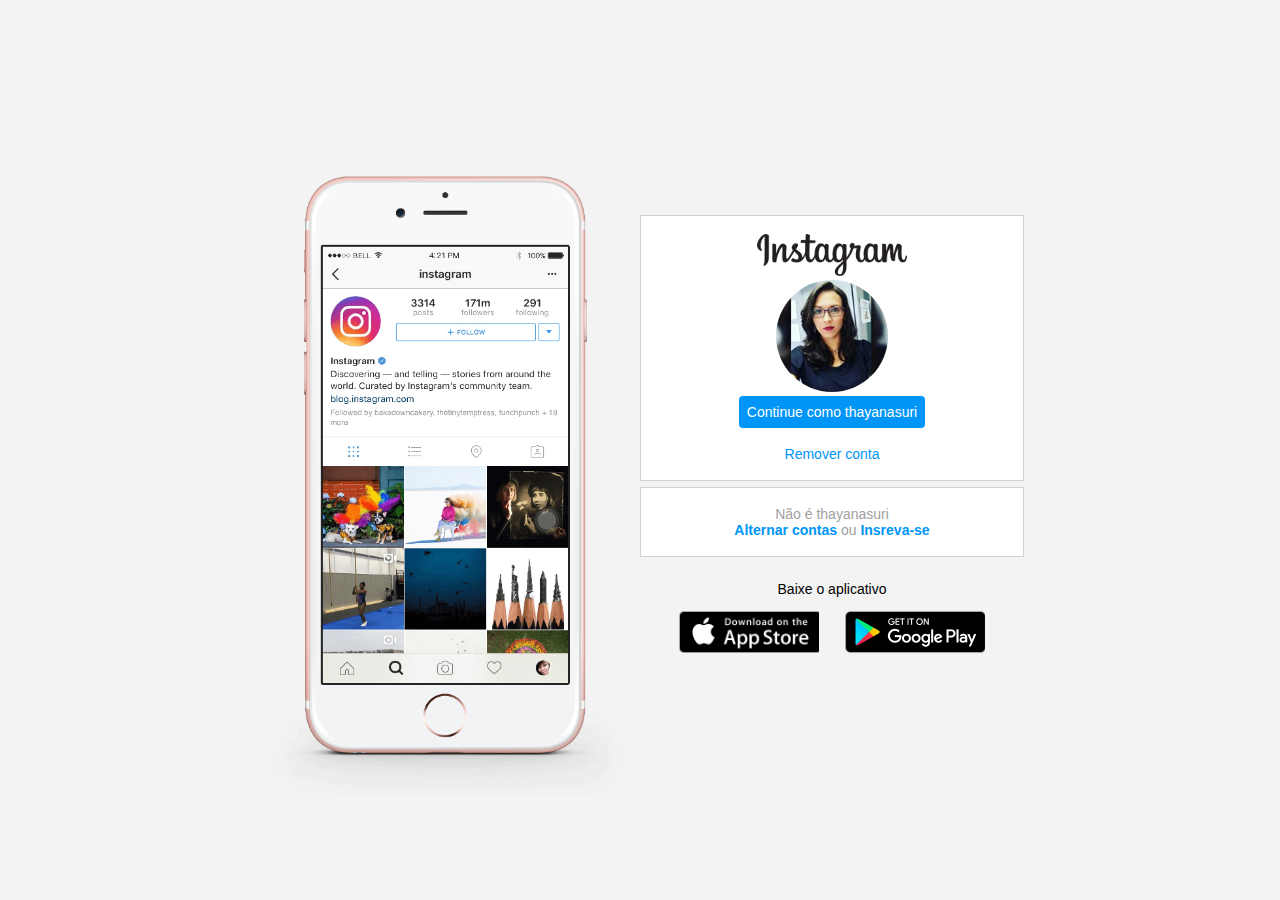
<file: cloneInstagram/index.html>
<!DOCTYPE html>
<html lang="en">
<head>
    <meta charset="UTF-8">
    <meta name="viewport" content="width=device-width, initial-scale=1.0">
    <link rel="stylesheet" href="style.css">
    <title>Instagram</title>
</head>
<body>
    <div class="instagram-wrapper">
        <div class="instagram-phone">
            <img src="./img/instagram-celular.png" alt="celular">
        </div>
        <div class="instagram-continue">
            <div class="group">
                <img src="./img/instagram-logo.png" alt="instagram logo" class="instagram-logo">
                <div class="profile-photo">
                    <img src="./img/perfil-instagram.jpg" alt="Foto perfil">
                </div>
                <a href="#" class="instagram-login">Continue como thayanasuri</a>
                <a href="#" class="instagram-logout">Remover conta</a>
            </div>
            <div class="group">
                <p class="not-account">Não é thayanasuri</p>
                <p class="not-account">
                    <span class="link-blue">Alternar contas</span>
                    ou
                    <span class="link-blue">Insreva-se</span>
                </p>
            </div>
            <div class="get-the-app">
                <p class="get-app">Baixe o aplicativo</p>
                <div class="download">
                    <a href="#" class="app-download"></a>
                    <a href="#" class="app-download"></a>
                </div>
            </div>
        </div>
    </div>
</body>
</html>
</file>
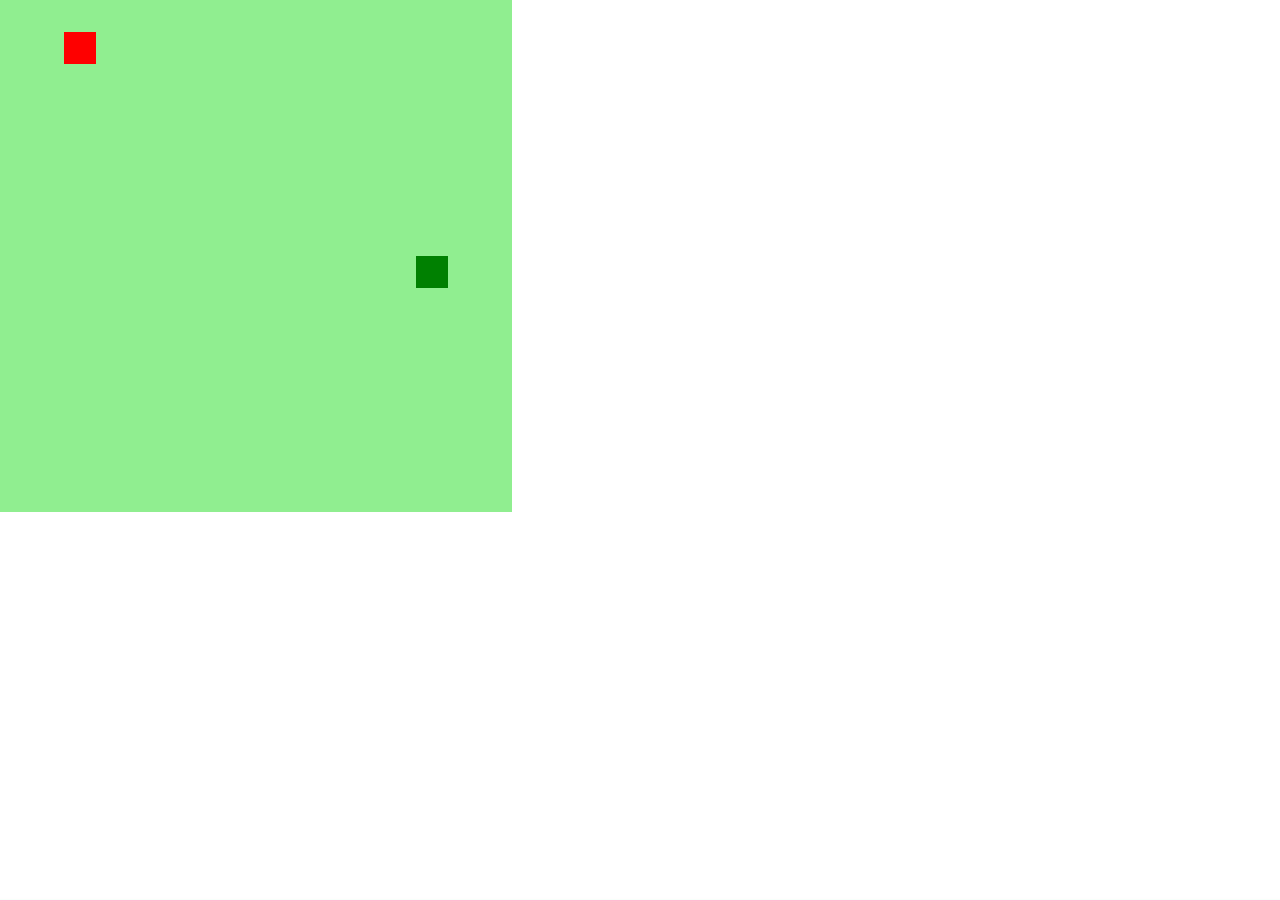
<file: cloneJogoCobra/index.html>
<!DOCTYPE html>
<html lang="pt-br">
<head>
    <meta charset="UTF-8">
    <meta name="viewport" content="width=device-width, initial-scale=1.0">
    <title>Snake Game</title>

    <link rel="stylesheet" href="style.css">
    <script defer src="script.js"></script>
</head>
<body>
    <canvas id="snake" width="512" height="512"></canvas>
    
</body>
</html>
</file>
<file: cloneInstagram/style.css>
* {
    padding: 0;
    margin: 0;
    box-sizing: border-box;
    text-decoration: none;
    font-family: sans-serif;
    font-size: 14px;
}

body {
    width: 100%;
    min-height: 100vh;
    background-color: rgb(243, 243, 243);
    margin: 0;
    padding: 0;
    display: flex;
    justify-content: center;
}

.instagram-wrapper {
    display: flex;
    align-items: center;
    justify-content: start;
    width: 60%;
    height: 100vh;
}

.instagram-phone {
    display: flex;
    align-items: center;
    justify-content: center;
    width: 50%;
}

.instagram-phone img {
    height: 50rem;
}

.instagram-continue {
    display: flex;
    align-items: center;
    justify-content: space-around;
    flex-direction: column;
    width: 50%;
    min-height: 34rem;
}

.group {
    display: flex;
    justify-content: space-between;
    align-items: center;
    flex-direction: column;
    background-color: #fff;
    width: 100%;
    padding: 1.3rem 0;
    border: 1px solid lightgray;
}

.group:nth-child(1) {
    min-height: 19rem;
}

.instagram-logo {
    height: 3rem;
}

.profile-photo {
    display: flex;
    justify-content: center;
    align-items: center;
    border-radius: 50%;
    overflow: hidden;
}

.profile-photo img {
    height: 8rem;
}

.instagram-login {
    background-color: #0095f6;
    color: #fff;
    padding: 8px;
    border-radius: 4px;
}

.instagram-logout {
    color: #0095f6;
    margin-top: 1rem;
}

.not-account {
    color: rgb(160, 160, 160);
}

.link-blue {
    color: #0095f6;
    font-weight: 600;
}

.get-the-app {
    display: flex;
    flex-direction: column;
    align-items: center;
    justify-content: center;
    width: 100%;
    padding: 1.3rem 0;
}

.download {
    display: flex;
    width: 100%;
    justify-content: space-evenly;
    align-items: center;
    padding: 1rem;
}

.app-download {
    height: 3rem;
    width: 10rem;
    background-size: cover;
}

.app-download:nth-child(1) {
    background-image: url('./img/apple-button.png');
}

.app-download:nth-child(2) {
    background-image: url('./img/googleplay-button.png');
}

@media (max-width: 1024px) {
    .instagram-wrapper {
        width: 90%;
    }
}

@media (max-width: 650px) {
    .instagram-wrapper {
        width: 90%;
    }
    
    .instagram-phone {
        display: none;
    }

    .instagram-continue {
        width: 100%;
    }
}

@media (max-width: 400px) {
    .group {
        background-color: transparent;
        border: transparent;
    }
}

@media (max-width: 320px) {
    .app-download {
        background-size: contain;
        background-position: center;
        background-repeat: no-repeat;
    }
}
</file>
<file: cloneJogoCobra/style.css>
* {
    padding: 0;
    margin: 0;
    box-sizing: border-box;
}
</file>
